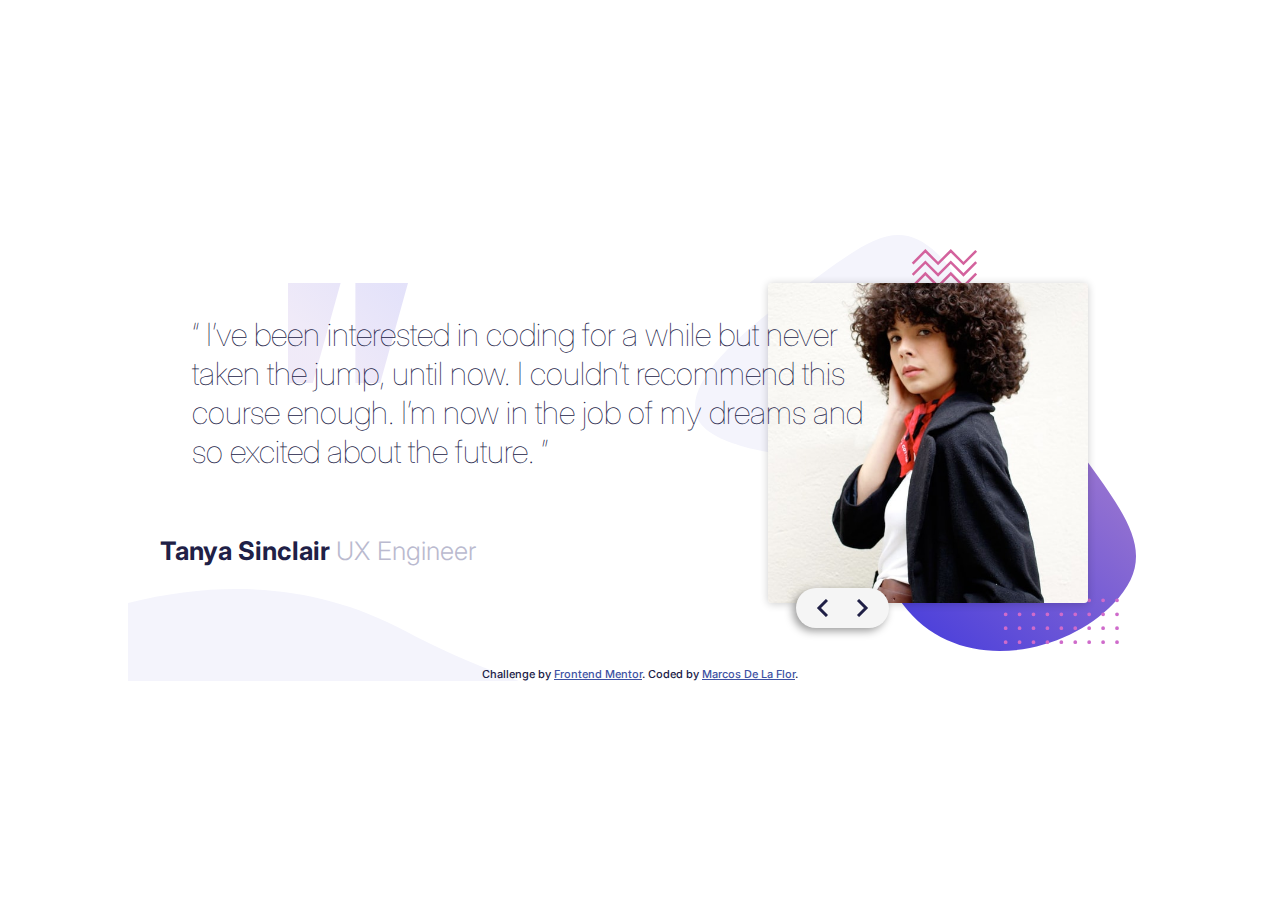
<file: index.html>
<!DOCTYPE html>
<html lang="en">
  <head>
    <meta charset="UTF-8" />
    <meta name="viewport" content="width=device-width, initial-scale=1.0" />
    <title>Frontend Mentor | Coding Bootcamp Testimonials Slider</title>
    <link
      rel="icon"
      type="image/png"
      sizes="32x32"
      href="/images/favicon-32x32.png"
    />
    <!--GFonts-->
    <link
      href="https://fonts.googleapis.com/css2?family=Inter:wght@300;500;700&display=swap"
      rel="stylesheet"
    />
    <!--Custom CSS-->
    <link rel="stylesheet" href="style.css" />
  </head>
  <body>
    <main class="container">
      <section id="card" class="card show">
        <div class="testimonial">
          <p class="quote">
            “ I’ve been interested in coding for a while but never taken the
            jump, until now. I couldn’t recommend this course enough. I’m now in
            the job of my dreams and so excited about the future. ”
          </p>
          <h2 class="name">Tanya Sinclair <span>UX Engineer</span></h2>
        </div>
        <img class="pic" src="./images/image-tanya.jpg" alt="Tanya's Photo" />
        <button id="btn" class="btn selector">
          <svg class="prev" xmlns="http://www.w3.org/2000/svg" width="12" height="18">
            <path fill="none" stroke="#8585AC" stroke-width="3" d="M11 1L3 9l8 8"/>
          </svg>
          <svg class="next" xmlns="http://www.w3.org/2000/svg" width="13" height="18">
            <path  fill="none" stroke="#8585AC" stroke-width="3" d="M2 1l8 8-8 8"/>
          </svg>
        </button>
      </section>
      <section id="card2" class="card" >
        <div class="testimonial">
          <p class="quote">
            “ If you want to lay the best foundation possible I’d recommend
            taking this course. The depth the instructors go into is incredible.
            I now feel so confident about starting up as a professional
            developer. ”
          </p>
          <h2 class="name">
            John Tarkpor <span>Junior Front-end Developer</span>
          </h2>
        </div>
        <img class="pic" src="./images/image-john.jpg" alt="John's Photo" />
        <button id="btn2" class="btn selector">
          <svg class="prev" xmlns="http://www.w3.org/2000/svg" width="12" height="18">
            <path fill="none" stroke="#8585AC" stroke-width="3" d="M11 1L3 9l8 8"/>
          </svg>
          <svg class="next" xmlns="http://www.w3.org/2000/svg" width="13" height="18">
            <path fill="none" stroke="#8585AC" stroke-width="3" d="M2 1l8 8-8 8"/>
          </svg>
        </button>
      </section>
      <footer class="attribution">
        Challenge by
        <a href="https://www.frontendmentor.io?ref=challenge" target="_blank"
          >Frontend Mentor</a
        >. Coded by <a href="#">Marcos De La Flor</a>.
      </footer>
    </main>
    <script src="./main.js"></script>
  </body>
</html>
</file>
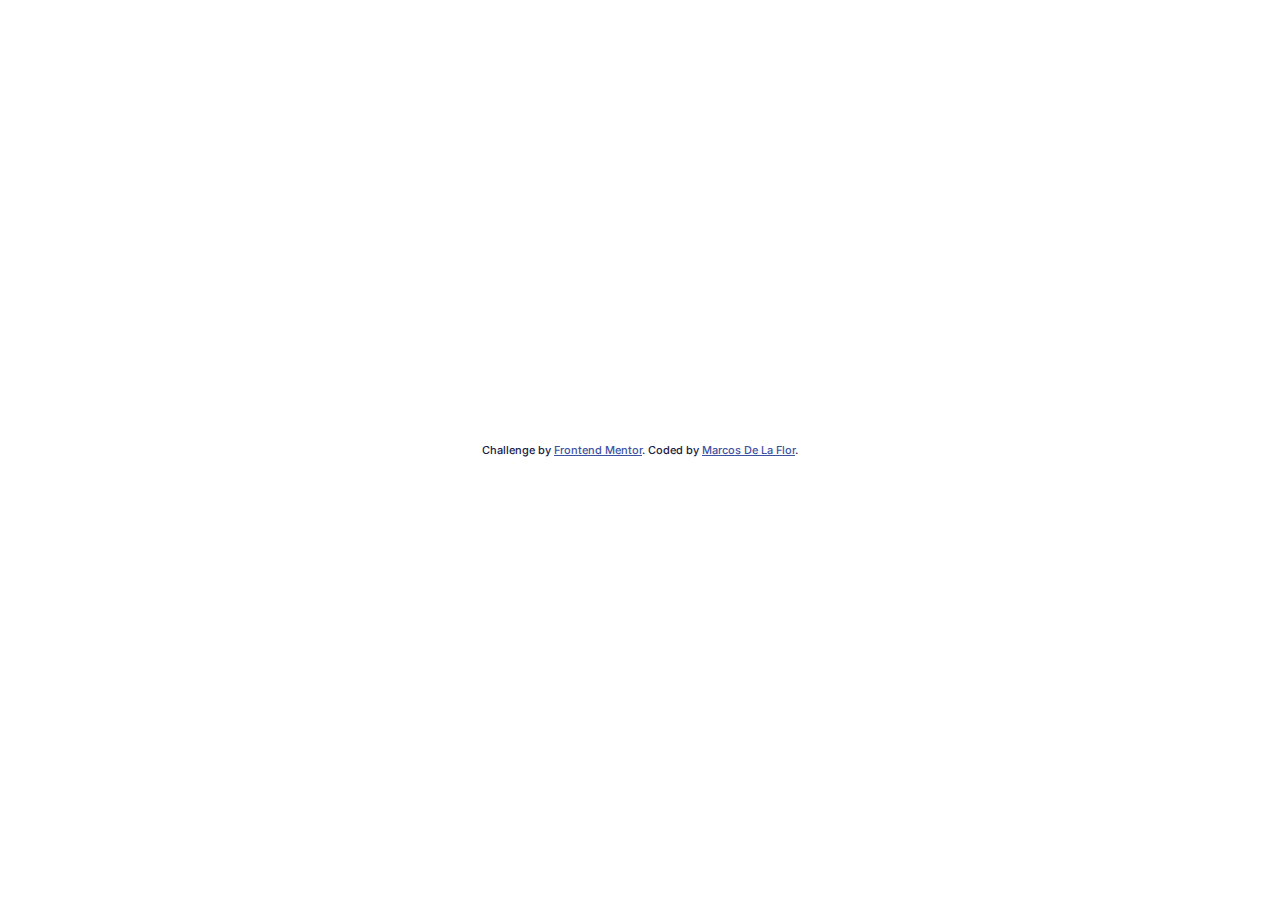
<file: index2.html>
<!DOCTYPE html>
<html lang="en">
  <head>
    <meta charset="UTF-8" />
    <meta name="viewport" content="width=device-width, initial-scale=1.0" />
    <title>Frontend Mentor | Coding Bootcamp Testimonials Slider</title>
    <link
      rel="icon"
      type="image/png"
      sizes="32x32"
      href="/images/favicon-32x32.png"
    />
    <!--GFonts-->
    <link
      href="https://fonts.googleapis.com/css2?family=Inter:wght@300;500;700&display=swap"
      rel="stylesheet"
    />
    <!--Custom CSS-->
    <link rel="stylesheet" href="style.css" />
  </head>

  <body>
    <main class="container">
      <section class="card">
        <div class="testimonial">
          <p class="quote">
            “ If you want to lay the best foundation possible I’d recommend
            taking this course. The depth the instructors go into is incredible.
            I now feel so confident about starting up as a professional
            developer. ”
          </p>
          <h2 class="name">
            John Tarkpor <span>Junior Front-end Developer</span>
          </h2>
        </div>
        <img class="pic" src="./images/image-john.jpg" alt="John's Photo" />
        <div class="selector">
          <a class="select prev" href="./index.html"></a>
          <a class="select next" href="./index.html"></a>
        </div>
      </section>
      <footer class="attribution">
        Challenge by
        <a href="https://www.frontendmentor.io?ref=challenge" target="_blank"
          >Frontend Mentor</a
        >. Coded by <a href="#">Marcos De La Flor</a>.
      </footer>
    </main>
  </body>
</html>
</file>
<file: style.css>
:root {
  font-family: "Inter";
  font-weight: 500;
  font-size: 32px;
  --main-color: hsl(240, 37%, 20%);
  --sec-color: hsl(240, 18%, 77%);
  --sec-color-transparent: hsla(240, 18%, 77%, 0.3);
  color: var(--main-color);
}
.attribution {
  font-size: 11px;
  text-align: center;
}
.attribution a {
  color: hsl(228, 45%, 44%);
}
.txt-sec {
  color: hsl(240, 18%, 77%);
  font: 500;
}
.txt-sec b {
  color: hsl(240, 38%, 20%);
}
body {
  margin: 0;
  padding: 0;
  box-sizing: border-box;
}
.container {
  max-width: 1024px;
  width: 80%;
  background-image: url(./images/pattern-curve.svg);
  background-repeat: no-repeat;
  background-position-y: 120%;
  position: absolute;
  top: 50%;
  left: 50%;
  transform: translate(-50%, -50%);
}
.card {
  background-image: url("./images/pattern-bg.svg");
  background-size: contain;
  background-position-x: right;
  background-repeat: no-repeat;
  margin: 0.5em;
  padding: 0.5em;
  display: grid;
  grid-template-columns: 7fr 2fr;
  grid-template-areas: "testimonial img";
  display: none;
}
.testimonial {
  grid-area: testimonial;
  z-index: 1;
}
.quote {
  padding: 1em;
  font-weight: lighter;
  background-image: url("./images/pattern-quotes.svg");
  background-repeat: no-repeat;
  background-position-x: 4em;
}
.name {
  font-size: 0.8em;
}
.name span {
  font-weight: 300;
  color: var(--sec-color);
}

.pic {
  margin: 1em;
  margin-left: -4em;
  grid-area: img;
  height: 10em;
  z-index: 0;
  border-radius: 4px;
  box-shadow: 0 1px 8px rgba(0, 0, 0, 0.2);
}
.selector {
  grid-area: img;
  align-self: end;
  z-index: 1;
  margin-left: -100px;
  display: flex;
  justify-content: space-around;
  align-items: center;
  width: 7em;
  height: 3em;
  background-color: whitesmoke;
  border-radius: 30px;
  border: none;
  margin-bottom: 0.5em;
  box-shadow: -3px 3px 8px rgba(0, 0, 0, 0.4);
  cursor: pointer;
  transition: 0.3s ease-in all;
}
.selector:focus{outline:none;}
.selector:hover{padding: 0;}
.selector svg path {stroke: var(--main-color);
}

.show{display: grid;}

@media only screen and (max-width: 1228px) {
  :root {
    font-size: 24px;
  }
}

@media only screen and (max-width: 768px) {
  :root {
    font-size: 16px;
  }
}

@media only screen and (max-width: 600px) {
  body {
    text-align: center;
  }
  .card {
    grid-template-columns: 1fr;
    grid-template-rows: 1fr 1fr;
    grid-template-areas: "img" "testimonial";
  }
  .container {
    height: 80%;
  }
  .name {
    display: inline-grid;
  }
  .pic {
    margin: 1em;
    align-self: center;
    justify-self: center;
    height: 15em;
  }
  .selector {
    margin: 0;
    justify-self: center;
    margin-bottom: 0.5em;
  }
  .select {
    background-color: #fff;
    width: 5em;
    height: 1em;
  }
}
</file>
